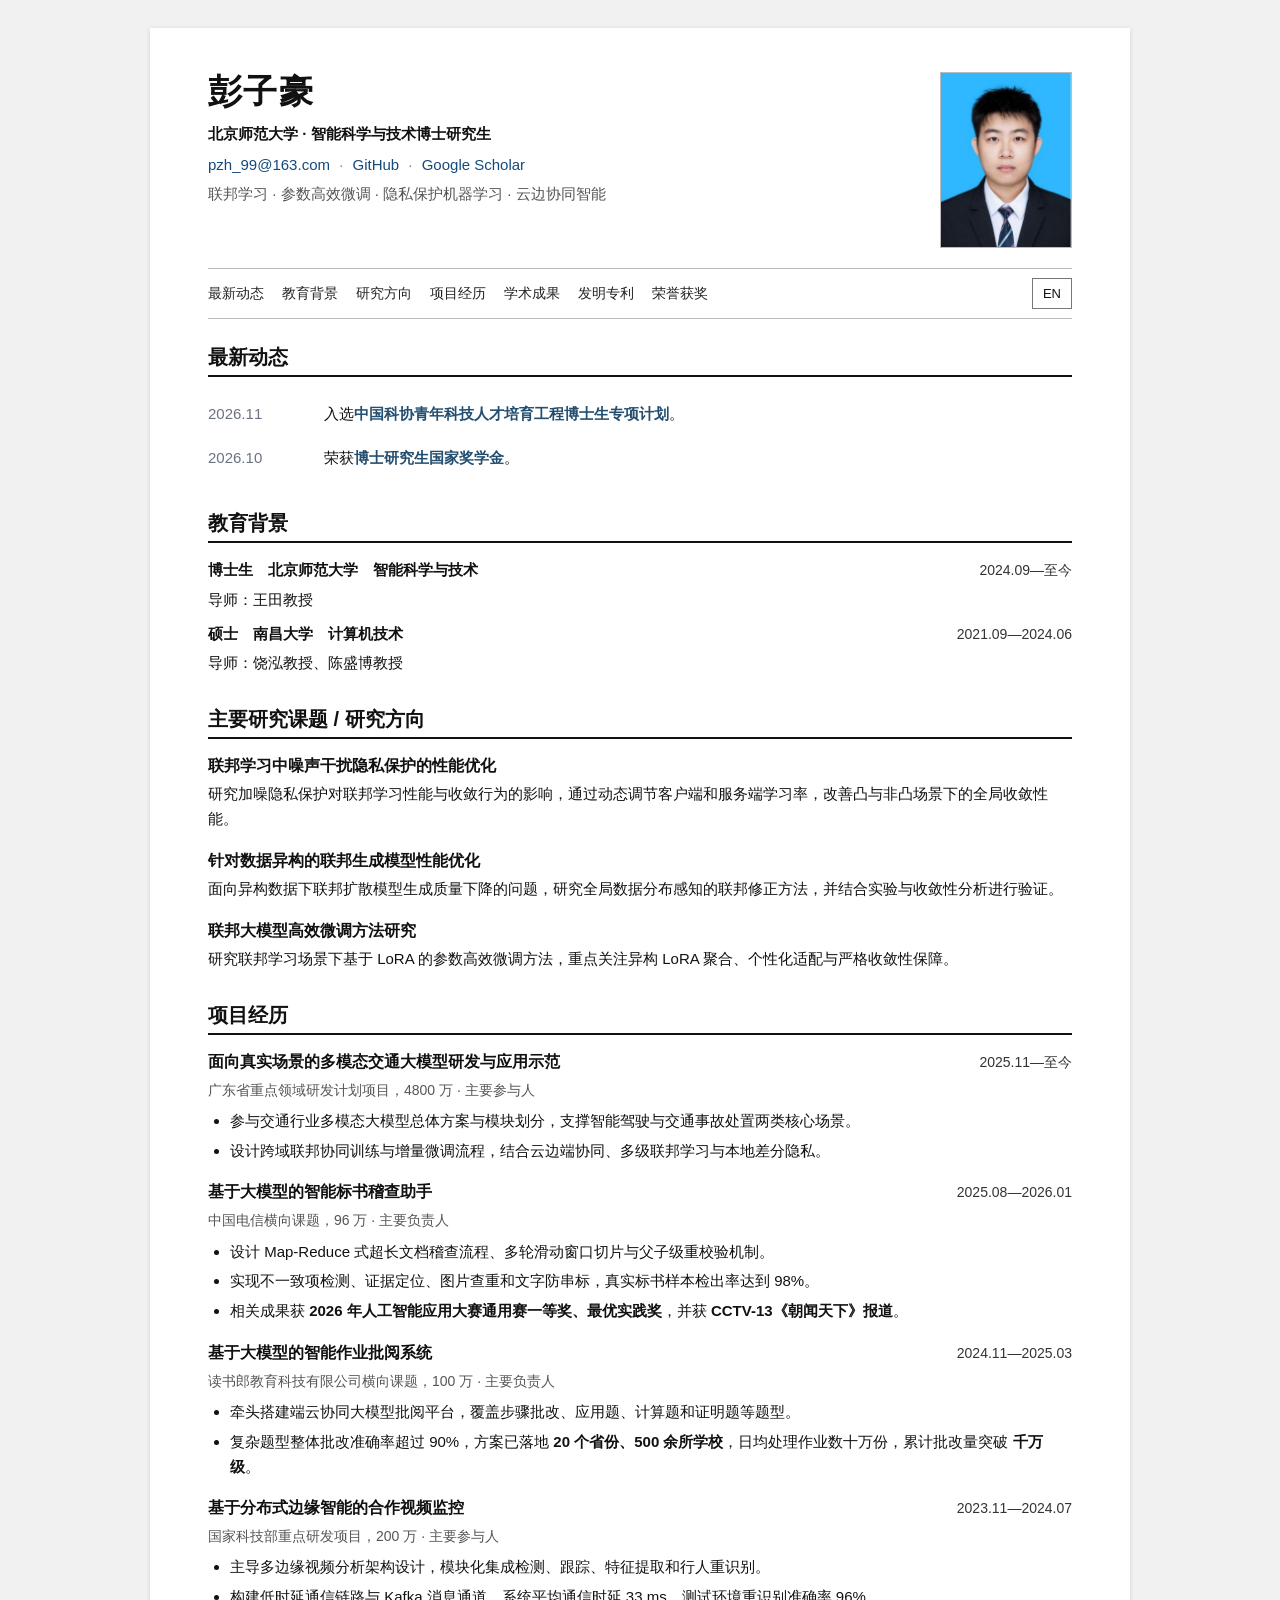
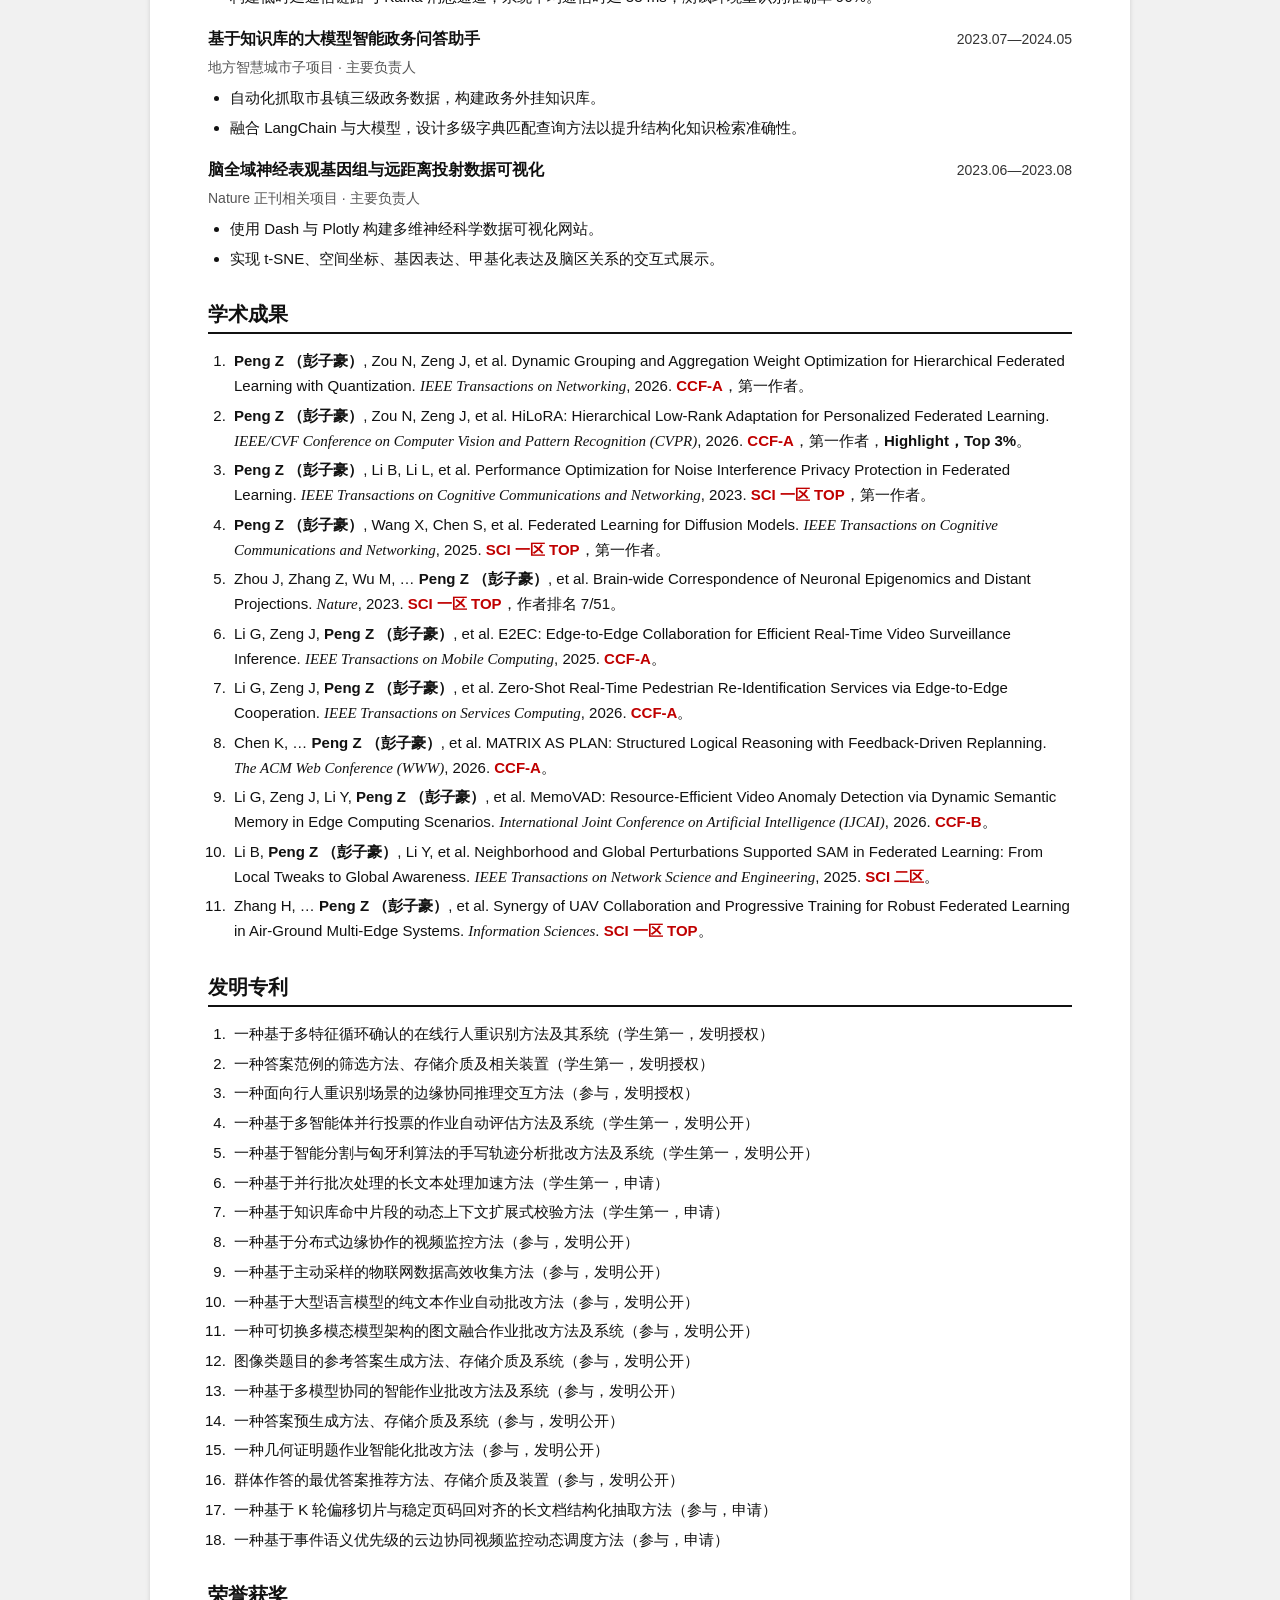
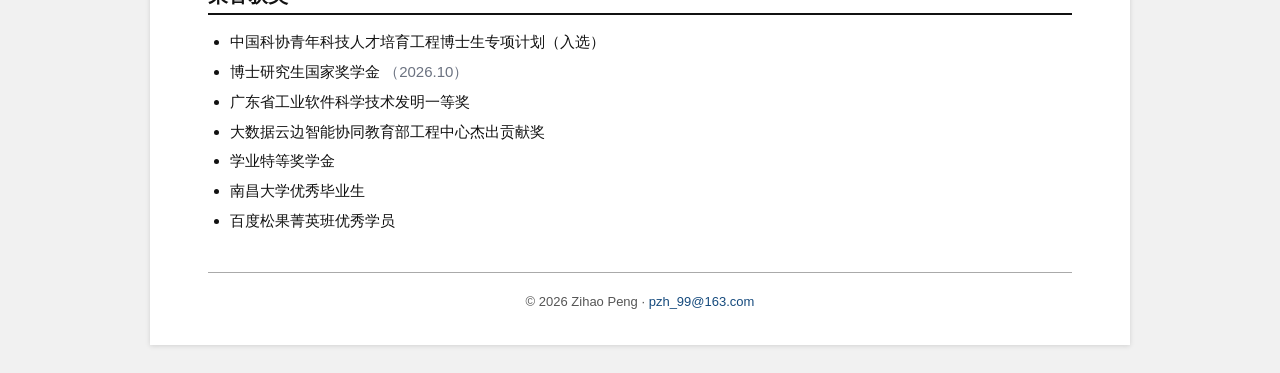
<file: index.html>
<!DOCTYPE html>
<html lang="zh-CN">
<head>
<meta charset="utf-8"/>
<meta content="width=device-width, initial-scale=1" name="viewport"/>
<meta content="彭子豪（Zihao Peng），北京师范大学博士研究生，研究方向包括联邦学习、参数高效微调、隐私保护机器学习与云边协同智能。" name="description"/>
<meta content="Zihao Peng" name="author"/>
<title>彭子豪 | Zihao Peng</title>
<link href="assets/favicon.svg" rel="icon" type="image/svg+xml"/>
<link href="styles.css" rel="stylesheet"/>
<script defer src="script.js"></script>
<!-- News styles are scoped so the existing page design is preserved. -->
<style>
.resume .news-list { list-style: none; margin: 0; padding: 0; }
.resume .news-list > li { display: grid; grid-template-columns: 6.25rem minmax(0, 1fr); gap: .25rem 1rem; align-items: baseline; margin: 0; padding: .55rem 0; line-height: 1.75; }
.resume .news-list time { color: #6b7280; font-variant-numeric: tabular-nums; white-space: nowrap; }
.resume .news-list p { margin: 0; }
.resume .news-list strong { color: #234e70; font-weight: 600; }
.resume .honor-date { color: #6b7280; font-variant-numeric: tabular-nums; white-space: nowrap; }
@media (max-width: 540px) {
  .resume .news-list > li { grid-template-columns: 1fr; gap: .1rem; padding: .65rem 0; }
  .resume .news-list time { font-size: .9em; }
}
@media print { .resume .news-list > li { break-inside: avoid; } }
</style>
</head>
<body>
<main class="resume">
<header class="resume-header" id="top">
<div class="identity">
<h1><span class="zh">彭子豪</span><span class="en">Zihao Peng</span></h1>
<p class="position zh">北京师范大学 · 智能科学与技术博士研究生</p>
<p class="position en">Ph.D. Student in Intelligent Science and Technology, Beijing Normal University</p>
<p class="contact">
<a href="mailto:pzh_99@163.com">pzh_99@163.com</a>
<span>·</span>
<a href="https://github.com/Pluszzh" rel="noreferrer" target="_blank">GitHub</a>
<span>·</span>
<a href="https://scholar.google.com/citations?user=jrS5haIAAAAJ&amp;hl=en" rel="noreferrer" target="_blank">Google Scholar</a>
</p>
<p class="research-line zh">联邦学习 · 参数高效微调 · 隐私保护机器学习 · 云边协同智能</p>
<p class="research-line en">Federated Learning · Parameter-Efficient Fine-Tuning · Privacy-Preserving ML · Edge–Cloud Intelligence</p>
</div>
<img alt="彭子豪证件照" class="portrait" height="176" src="assets/profile.jpg" width="132"/>
</header>
<div aria-label="Page controls" class="toolbar">
<nav>
<a class="zh" href="#news">最新动态</a><a class="en" href="#news-en">News</a>
<a class="zh" href="#education">教育背景</a><a class="en" href="#education-en">Education</a>
<a class="zh" href="#research">研究方向</a><a class="en" href="#research-en">Research</a>
<a class="zh" href="#projects">项目经历</a><a class="en" href="#projects-en">Projects</a>
<a class="zh" href="#publications">学术成果</a><a class="en" href="#publications-en">Publications</a>
<a class="zh" href="#patents">发明专利</a><a class="en" href="#patents-en">Patents</a>
<a class="zh" href="#awards">荣誉获奖</a><a class="en" href="#awards-en">Awards</a>
</nav>
<button aria-label="Switch language" id="lang-toggle" type="button">EN</button>
</div>
<div class="zh">
<section id="news" aria-labelledby="news-title">
<h2 id="news-title">最新动态</h2>
<ul class="news-list">
<!-- CAST news is dated by the homepage update month; replace when the selection month is confirmed. -->
<li><time datetime="2026-11">2026.11</time><p>入选<strong>中国科协青年科技人才培育工程博士生专项计划</strong>。</p></li>
<li><time datetime="2026-10">2026.10</time><p>荣获<strong>博士研究生国家奖学金</strong>。</p></li>
</ul>
</section>
<section id="education">
<h2>教育背景</h2>
<div class="entry compact">
<div class="entry-head"><strong>博士生　北京师范大学　智能科学与技术</strong><span>2024.09—至今</span></div>
<p>导师：王田教授</p>
</div>
<div class="entry compact">
<div class="entry-head"><strong>硕士　南昌大学　计算机技术</strong><span>2021.09—2024.06</span></div>
<p>导师：饶泓教授、陈盛博教授</p>
</div>
</section>
<section id="research">
<h2>主要研究课题 / 研究方向</h2>
<div class="entry">
<h3>联邦学习中噪声干扰隐私保护的性能优化</h3>
<p>研究加噪隐私保护对联邦学习性能与收敛行为的影响，通过动态调节客户端和服务端学习率，改善凸与非凸场景下的全局收敛性能。</p>
</div>
<div class="entry">
<h3>针对数据异构的联邦生成模型性能优化</h3>
<p>面向异构数据下联邦扩散模型生成质量下降的问题，研究全局数据分布感知的联邦修正方法，并结合实验与收敛性分析进行验证。</p>
</div>
<div class="entry">
<h3>联邦大模型高效微调方法研究</h3>
<p>研究联邦学习场景下基于 LoRA 的参数高效微调方法，重点关注异构 LoRA 聚合、个性化适配与严格收敛性保障。</p>
</div>
</section>
<section id="projects">
<h2>项目经历</h2>
<article class="entry">
<div class="entry-head"><h3>面向真实场景的多模态交通大模型研发与应用示范</h3><span>2025.11—至今</span></div>
<p class="meta">广东省重点领域研发计划项目，4800 万 · 主要参与人</p>
<ul>
<li>参与交通行业多模态大模型总体方案与模块划分，支撑智能驾驶与交通事故处置两类核心场景。</li>
<li>设计跨域联邦协同训练与增量微调流程，结合云边端协同、多级联邦学习与本地差分隐私。</li>
</ul>
</article>
<article class="entry">
<div class="entry-head"><h3>基于大模型的智能标书稽查助手</h3><span>2025.08—2026.01</span></div>
<p class="meta">中国电信横向课题，96 万 · 主要负责人</p>
<ul>
<li>设计 Map-Reduce 式超长文档稽查流程、多轮滑动窗口切片与父子级重校验机制。</li>
<li>实现不一致项检测、证据定位、图片查重和文字防串标，真实标书样本检出率达到 98%。</li>
<li>相关成果获 <strong>2026 年人工智能应用大赛通用赛一等奖、最优实践奖</strong>，并获 <strong>CCTV-13《朝闻天下》报道</strong>。</li>
</ul>
</article>
<article class="entry">
<div class="entry-head"><h3>基于大模型的智能作业批阅系统</h3><span>2024.11—2025.03</span></div>
<p class="meta">读书郎教育科技有限公司横向课题，100 万 · 主要负责人</p>
<ul>
<li>牵头搭建端云协同大模型批阅平台，覆盖步骤批改、应用题、计算题和证明题等题型。</li>
<li>复杂题型整体批改准确率超过 90%，方案已落地 <strong>20 个省份、500 余所学校</strong>，日均处理作业数十万份，累计批改量突破 <strong>千万级</strong>。</li>
</ul>
</article>
<article class="entry">
<div class="entry-head"><h3>基于分布式边缘智能的合作视频监控</h3><span>2023.11—2024.07</span></div>
<p class="meta">国家科技部重点研发项目，200 万 · 主要参与人</p>
<ul>
<li>主导多边缘视频分析架构设计，模块化集成检测、跟踪、特征提取和行人重识别。</li>
<li>构建低时延通信链路与 Kafka 消息通道，系统平均通信时延 33 ms，测试环境重识别准确率 96%。</li>
</ul>
</article>
<article class="entry">
<div class="entry-head"><h3>基于知识库的大模型智能政务问答助手</h3><span>2023.07—2024.05</span></div>
<p class="meta">地方智慧城市子项目 · 主要负责人</p>
<ul>
<li>自动化抓取市县镇三级政务数据，构建政务外挂知识库。</li>
<li>融合 LangChain 与大模型，设计多级字典匹配查询方法以提升结构化知识检索准确性。</li>
</ul>
</article>
<article class="entry">
<div class="entry-head"><h3>脑全域神经表观基因组与远距离投射数据可视化</h3><span>2023.06—2023.08</span></div>
<p class="meta">Nature 正刊相关项目 · 主要负责人</p>
<ul>
<li>使用 Dash 与 Plotly 构建多维神经科学数据可视化网站。</li>
<li>实现 t-SNE、空间坐标、基因表达、甲基化表达及脑区关系的交互式展示。</li>
</ul>
</article>
</section>
<section id="publications">
<h2>学术成果</h2>
<ol class="publication-list">
<li><strong class="self-author">Peng Z <span class="author-cn">（彭子豪）</span></strong>, Zou N, Zeng J, et al. Dynamic Grouping and Aggregation Weight Optimization for Hierarchical Federated Learning with Quantization. <em>IEEE Transactions on Networking</em>, 2026. <span class="rank">CCF-A</span>，第一作者。</li>
<li><strong class="self-author">Peng Z <span class="author-cn">（彭子豪）</span></strong>, Zou N, Zeng J, et al. HiLoRA: Hierarchical Low-Rank Adaptation for Personalized Federated Learning. <em>IEEE/CVF Conference on Computer Vision and Pattern Recognition (CVPR)</em>, 2026. <span class="rank">CCF-A</span>，第一作者，<strong>Highlight，Top 3%</strong>。</li>
<li><strong class="self-author">Peng Z <span class="author-cn">（彭子豪）</span></strong>, Li B, Li L, et al. Performance Optimization for Noise Interference Privacy Protection in Federated Learning. <em>IEEE Transactions on Cognitive Communications and Networking</em>, 2023. <span class="rank">SCI 一区 TOP</span>，第一作者。</li>
<li><strong class="self-author">Peng Z <span class="author-cn">（彭子豪）</span></strong>, Wang X, Chen S, et al. Federated Learning for Diffusion Models. <em>IEEE Transactions on Cognitive Communications and Networking</em>, 2025. <span class="rank">SCI 一区 TOP</span>，第一作者。</li>
<li>Zhou J, Zhang Z, Wu M, … <strong class="self-author">Peng Z <span class="author-cn">（彭子豪）</span></strong>, et al. Brain-wide Correspondence of Neuronal Epigenomics and Distant Projections. <em>Nature</em>, 2023. <span class="rank">SCI 一区 TOP</span>，作者排名 7/51。</li>
<li>Li G, Zeng J, <strong class="self-author">Peng Z <span class="author-cn">（彭子豪）</span></strong>, et al. E2EC: Edge-to-Edge Collaboration for Efficient Real-Time Video Surveillance Inference. <em>IEEE Transactions on Mobile Computing</em>, 2025. <span class="rank">CCF-A</span>。</li>
<li>Li G, Zeng J, <strong class="self-author">Peng Z <span class="author-cn">（彭子豪）</span></strong>, et al. Zero-Shot Real-Time Pedestrian Re-Identification Services via Edge-to-Edge Cooperation. <em>IEEE Transactions on Services Computing</em>, 2026. <span class="rank">CCF-A</span>。</li>
<li>Chen K, … <strong class="self-author">Peng Z <span class="author-cn">（彭子豪）</span></strong>, et al. MATRIX AS PLAN: Structured Logical Reasoning with Feedback-Driven Replanning. <em>The ACM Web Conference (WWW)</em>, 2026. <span class="rank">CCF-A</span>。</li>
<li>Li G, Zeng J, Li Y, <strong class="self-author">Peng Z <span class="author-cn">（彭子豪）</span></strong>, et al. MemoVAD: Resource-Efficient Video Anomaly Detection via Dynamic Semantic Memory in Edge Computing Scenarios. <em>International Joint Conference on Artificial Intelligence (IJCAI)</em>, 2026. <span class="rank">CCF-B</span>。</li>
<li>Li B, <strong class="self-author">Peng Z <span class="author-cn">（彭子豪）</span></strong>, Li Y, et al. Neighborhood and Global Perturbations Supported SAM in Federated Learning: From Local Tweaks to Global Awareness. <em>IEEE Transactions on Network Science and Engineering</em>, 2025. <span class="rank">SCI 二区</span>。</li>
<li>Zhang H, … <strong class="self-author">Peng Z <span class="author-cn">（彭子豪）</span></strong>, et al. Synergy of UAV Collaboration and Progressive Training for Robust Federated Learning in Air-Ground Multi-Edge Systems. <em>Information Sciences</em>. <span class="rank">SCI 一区 TOP</span>。</li>
</ol>
</section>
<section id="patents">
<h2>发明专利</h2>
<ol class="patent-list">
<li>一种基于多特征循环确认的在线行人重识别方法及其系统（学生第一，发明授权）</li>
<li>一种答案范例的筛选方法、存储介质及相关装置（学生第一，发明授权）</li>
<li>一种面向行人重识别场景的边缘协同推理交互方法（参与，发明授权）</li>
<li>一种基于多智能体并行投票的作业自动评估方法及系统（学生第一，发明公开）</li>
<li>一种基于智能分割与匈牙利算法的手写轨迹分析批改方法及系统（学生第一，发明公开）</li>
<li>一种基于并行批次处理的长文本处理加速方法（学生第一，申请）</li>
<li>一种基于知识库命中片段的动态上下文扩展式校验方法（学生第一，申请）</li>
<li>一种基于分布式边缘协作的视频监控方法（参与，发明公开）</li>
<li>一种基于主动采样的物联网数据高效收集方法（参与，发明公开）</li>
<li>一种基于大型语言模型的纯文本作业自动批改方法（参与，发明公开）</li>
<li>一种可切换多模态模型架构的图文融合作业批改方法及系统（参与，发明公开）</li>
<li>图像类题目的参考答案生成方法、存储介质及系统（参与，发明公开）</li>
<li>一种基于多模型协同的智能作业批改方法及系统（参与，发明公开）</li>
<li>一种答案预生成方法、存储介质及系统（参与，发明公开）</li>
<li>一种几何证明题作业智能化批改方法（参与，发明公开）</li>
<li>群体作答的最优答案推荐方法、存储介质及装置（参与，发明公开）</li>
<li>一种基于 K 轮偏移切片与稳定页码回对齐的长文档结构化抽取方法（参与，申请）</li>
<li>一种基于事件语义优先级的云边协同视频监控动态调度方法（参与，申请）</li>
</ol>
</section>
<section id="awards">
<h2>荣誉获奖</h2>
<ul>
<li>中国科协青年科技人才培育工程博士生专项计划（入选）</li>
<li>博士研究生国家奖学金 <time class="honor-date" datetime="2026-10">（2026.10）</time></li>
<li>广东省工业软件科学技术发明一等奖</li>
<li>大数据云边智能协同教育部工程中心杰出贡献奖</li>
<li>学业特等奖学金</li>
<li>南昌大学优秀毕业生</li>
<li>百度松果菁英班优秀学员</li>
</ul>
</section>
</div>
<div class="en">
<section id="news-en" aria-labelledby="news-title-en">
<h2 id="news-title-en">News</h2>
<ul class="news-list">
<!-- English rendering of the Chinese program title; not an official English title. -->
<li><time datetime="2026-11">Nov. 2026</time><p>Selected for the <strong>China Association for Science and Technology (CAST) Young Scientific Talent Development Program — Doctoral Student Track</strong>.</p></li>
<li><time datetime="2026-10">Oct. 2026</time><p>Received the <strong>National Scholarship for Doctoral Students</strong>.</p></li>
</ul>
</section>
<section id="education-en">
<h2>Education</h2>
<div class="entry compact">
<div class="entry-head"><strong>Ph.D. Student, Intelligent Science and Technology, Beijing Normal University</strong><span>Sep. 2024—Present</span></div>
<p>Advisor: Prof. Tian Wang</p>
</div>
<div class="entry compact">
<div class="entry-head"><strong>M.Eng. in Computer Technology, Nanchang University</strong><span>Sep. 2021—Jun. 2024</span></div>
<p>Advisors: Prof. Hong Rao and Prof. Shengbo Chen</p>
</div>
</section>
<section id="research-en">
<h2>Research Interests</h2>
<div class="entry">
<h3>Federated Learning with Privacy Noise</h3>
<p>Optimization and convergence analysis for federated learning under noisy privacy protection, with dynamically coordinated client and server learning rates.</p>
</div>
<div class="entry">
<h3>Federated Generative Models under Data Heterogeneity</h3>
<p>Distribution-aware correction methods for federated diffusion models, supported by empirical evaluation and convergence guarantees.</p>
</div>
<div class="entry">
<h3>Parameter-Efficient Federated Foundation Models</h3>
<p>LoRA-based efficient adaptation, heterogeneous low-rank aggregation, personalization, and theoretical guarantees in federated settings.</p>
</div>
</section>
<section id="projects-en">
<h2>Projects</h2>
<article class="entry">
<div class="entry-head"><h3>Multimodal Transportation Foundation Models for Real-World Applications</h3><span>Nov. 2025—Present</span></div>
<p class="meta">Guangdong Key-Area R&amp;D Program, CNY 48M · Core Participant</p>
<ul>
<li>Contributed to the architecture and module design for intelligent driving and traffic-incident response.</li>
<li>Designed cross-domain federated training and incremental fine-tuning with cloud–edge–device collaboration and local differential privacy.</li>
</ul>
</article>
<article class="entry">
<div class="entry-head"><h3>LLM-Based Intelligent Tender Document Audit</h3><span>Aug. 2025—Jan. 2026</span></div>
<p class="meta">China Telecom Industry Project, CNY 0.96M · Project Lead</p>
<ul>
<li>Designed a Map-Reduce audit pipeline for long documents with multi-round sliding windows and hierarchical re-verification.</li>
<li>Implemented inconsistency detection, evidence localization, image deduplication, and collusion-risk screening, reaching 98% recall on real tender documents.</li>
<li>Related outcomes received the <strong>First Prize in the General Track and the Best Practice Award at the 2026 Artificial Intelligence Application Competition</strong>, and were featured by <strong>CCTV-13's <em>Morning News</em></strong>.</li>
</ul>
</article>
<article class="entry">
<div class="entry-head"><h3>LLM-Based Intelligent Homework Grading</h3><span>Nov. 2024—Mar. 2025</span></div>
<p class="meta">Readboy Education Industry Project, CNY 1M · Project Lead</p>
<ul>
<li>Led an edge–cloud grading platform covering step-aware scoring, word problems, calculations, and proofs.</li>
<li>Achieved over 90% accuracy on complex question types; deployed across <strong>20 provinces and 500+ schools</strong>, processing hundreds of thousands of assignments daily and over <strong>10 million</strong> cumulatively.</li>
</ul>
</article>
<article class="entry">
<div class="entry-head"><h3>Distributed Edge-Intelligence Video Surveillance</h3><span>Nov. 2023—Jul. 2024</span></div>
<p class="meta">National Key R&amp;D Project, CNY 2M · Core Participant</p>
<ul>
<li>Led the design of a modular multi-edge video analytics architecture integrating detection, tracking, feature extraction, and re-identification.</li>
<li>Built low-latency communication and Kafka data channels, achieving 33 ms average communication latency and 96% re-identification accuracy in the test environment.</li>
</ul>
</article>
<article class="entry">
<div class="entry-head"><h3>Knowledge-Base-Augmented Government Question Answering</h3><span>Jul. 2023—May 2024</span></div>
<p class="meta">Smart-City Subproject · Project Lead</p>
<ul>
<li>Automated the collection of municipal, county, and township government data and constructed an external knowledge base.</li>
<li>Integrated LangChain with large language models and designed a multi-level dictionary matching method for structured retrieval.</li>
</ul>
</article>
<article class="entry">
<div class="entry-head"><h3>Visualization of Brain-Wide Epigenomics and Long-Distance Projections</h3><span>Jun. 2023—Aug. 2023</span></div>
<p class="meta">Nature Research Project · Project Lead</p>
<ul>
<li>Built a Dash and Plotly website for multidimensional neuroscience data.</li>
<li>Visualized t-SNE embeddings, spatial coordinates, gene and methylation expression, and brain-region relationships.</li>
</ul>
</article>
</section>
<section id="publications-en">
<h2>Publications</h2>
<ol class="publication-list">
<li><strong class="self-author">Peng Z <span class="author-cn">(彭子豪)</span></strong>, Zou N, Zeng J, et al. Dynamic Grouping and Aggregation Weight Optimization for Hierarchical Federated Learning with Quantization. <em>IEEE Transactions on Networking</em>, 2026. <span class="rank">CCF-A</span>. First author.</li>
<li><strong class="self-author">Peng Z <span class="author-cn">(彭子豪)</span></strong>, Zou N, Zeng J, et al. HiLoRA: Hierarchical Low-Rank Adaptation for Personalized Federated Learning. <em>IEEE/CVF Conference on Computer Vision and Pattern Recognition (CVPR)</em>, 2026. <span class="rank">CCF-A</span>. First author, <strong>Highlight, Top 3%</strong>.</li>
<li><strong class="self-author">Peng Z <span class="author-cn">(彭子豪)</span></strong>, Li B, Li L, et al. Performance Optimization for Noise Interference Privacy Protection in Federated Learning. <em>IEEE Transactions on Cognitive Communications and Networking</em>, 2023. <span class="rank">SCI Q1 TOP</span>. First author.</li>
<li><strong class="self-author">Peng Z <span class="author-cn">(彭子豪)</span></strong>, Wang X, Chen S, et al. Federated Learning for Diffusion Models. <em>IEEE Transactions on Cognitive Communications and Networking</em>, 2025. <span class="rank">SCI Q1 TOP</span>. First author.</li>
<li>Zhou J, Zhang Z, Wu M, … <strong class="self-author">Peng Z <span class="author-cn">(彭子豪)</span></strong>, et al. Brain-wide Correspondence of Neuronal Epigenomics and Distant Projections. <em>Nature</em>, 2023. <span class="rank">SCI Q1 TOP</span>. Author 7/51.</li>
<li>Li G, Zeng J, <strong class="self-author">Peng Z <span class="author-cn">(彭子豪)</span></strong>, et al. E2EC: Edge-to-Edge Collaboration for Efficient Real-Time Video Surveillance Inference. <em>IEEE Transactions on Mobile Computing</em>, 2025. <span class="rank">CCF-A</span>.</li>
<li>Li G, Zeng J, <strong class="self-author">Peng Z <span class="author-cn">(彭子豪)</span></strong>, et al. Zero-Shot Real-Time Pedestrian Re-Identification Services via Edge-to-Edge Cooperation. <em>IEEE Transactions on Services Computing</em>, 2026. <span class="rank">CCF-A</span>.</li>
<li>Chen K, … <strong class="self-author">Peng Z <span class="author-cn">(彭子豪)</span></strong>, et al. MATRIX AS PLAN: Structured Logical Reasoning with Feedback-Driven Replanning. <em>The ACM Web Conference (WWW)</em>, 2026. <span class="rank">CCF-A</span>.</li>
<li>Li G, Zeng J, Li Y, <strong class="self-author">Peng Z <span class="author-cn">(彭子豪)</span></strong>, et al. MemoVAD: Resource-Efficient Video Anomaly Detection via Dynamic Semantic Memory in Edge Computing Scenarios. <em>International Joint Conference on Artificial Intelligence (IJCAI)</em>, 2026. <span class="rank">CCF-B</span>.</li>
<li>Li B, <strong class="self-author">Peng Z <span class="author-cn">(彭子豪)</span></strong>, Li Y, et al. Neighborhood and Global Perturbations Supported SAM in Federated Learning: From Local Tweaks to Global Awareness. <em>IEEE Transactions on Network Science and Engineering</em>, 2025. <span class="rank">SCI Q2</span>.</li>
<li>Zhang H, … <strong class="self-author">Peng Z <span class="author-cn">(彭子豪)</span></strong>, et al. Synergy of UAV Collaboration and Progressive Training for Robust Federated Learning in Air-Ground Multi-Edge Systems. <em>Information Sciences</em>. <span class="rank">SCI Q1 TOP</span>.</li>
</ol>
</section>
<section id="patents-en">
<h2>Patents</h2>
<p>18 invention patent applications, including granted patents in online pedestrian re-identification, answer-example selection, and edge-collaborative inference, as well as applications covering automated grading, long-document processing, knowledge-base verification, and cloud–edge video scheduling.</p>
</section>
<section id="awards-en">
<h2>Awards</h2>
<ul>
<li>Selected for the CAST Young Scientific Talent Development Program — Doctoral Student Track</li>
<li>National Scholarship for Doctoral Students <time class="honor-date" datetime="2026-10">(Oct. 2026)</time></li>
<li>First Prize, Guangdong Industrial Software Science and Technology Invention Award</li>
<li>Outstanding Contribution Award, Engineering Research Center of Cloud–Edge Intelligent Collaboration, Ministry of Education</li>
<li>First-Class Academic Scholarship</li>
<li>Outstanding Graduate, Nanchang University</li>
<li>Outstanding Student, Baidu Songguo Elite Program</li>
</ul>
</section>
</div>
<footer>
<p>© <span id="year"></span> Zihao Peng · <a href="mailto:pzh_99@163.com">pzh_99@163.com</a></p>
</footer>
</main>
</body>
</html>

<!-- trigger GitHub Pages deployment -->
</file>
<file: styles.css>
:root {
  --text: #111;
  --muted: #555;
  --line: #111;
  --paper: #fff;
  --page: #f1f1f1;
  --link: #154a7d;
}

* { box-sizing: border-box; }
html { scroll-behavior: smooth; }
body {
  margin: 0;
  color: var(--text);
  background: var(--page);
  font-family: Arial, "Microsoft YaHei", "Noto Sans CJK SC", sans-serif;
  font-size: 15px;
  line-height: 1.65;
}
a { color: var(--link); text-decoration: none; }
a:hover { text-decoration: underline; }

.resume {
  width: min(980px, calc(100% - 32px));
  margin: 28px auto;
  padding: 44px 58px 28px;
  background: var(--paper);
  box-shadow: 0 1px 5px rgba(0,0,0,.13);
}

.resume-header {
  min-height: 176px;
  display: grid;
  grid-template-columns: 1fr 132px;
  gap: 34px;
  align-items: start;
}
.identity h1 {
  margin: 0 0 9px;
  font-family: Georgia, "Times New Roman", "Songti SC", SimSun, serif;
  font-size: 34px;
  letter-spacing: .04em;
  line-height: 1.2;
}
.position { margin: 0 0 6px; font-weight: 700; }
.contact, .research-line { margin: 5px 0; }
.contact span { margin: 0 5px; color: #888; }
.research-line { color: var(--muted); }
.portrait {
  width: 132px;
  height: 176px;
  object-fit: cover;
  border: 1px solid #bbb;
}

.toolbar {
  margin: 20px 0 25px;
  padding: 9px 0;
  border-top: 1px solid #bbb;
  border-bottom: 1px solid #bbb;
  display: flex;
  justify-content: space-between;
  align-items: center;
  gap: 18px;
}
.toolbar nav { display: flex; flex-wrap: wrap; gap: 8px 18px; }
.toolbar a { color: #222; font-size: 14px; }
.toolbar button {
  flex: 0 0 auto;
  border: 1px solid #777;
  background: #fff;
  color: #111;
  padding: 4px 10px;
  font: inherit;
  font-size: 13px;
  cursor: pointer;
}
.toolbar button:hover { background: #f3f3f3; }

section { margin: 0 0 30px; scroll-margin-top: 12px; }
h2 {
  margin: 0 0 15px;
  padding: 0 0 5px;
  border-bottom: 2px solid var(--line);
  font-size: 20px;
  line-height: 1.3;
}
h3 {
  margin: 0;
  font-size: 16px;
  line-height: 1.45;
}
p { margin: 5px 0; }
ul, ol { margin: 7px 0 0 22px; padding: 0; }
li { margin-bottom: 5px; }

.entry { margin: 0 0 17px; }
.entry.compact { margin-bottom: 9px; }
.entry-head {
  display: flex;
  align-items: baseline;
  justify-content: space-between;
  gap: 20px;
}
.entry-head h3, .entry-head strong { flex: 1; }
.entry-head span {
  flex: 0 0 auto;
  white-space: nowrap;
  color: #333;
  font-size: 14px;
}
.meta { color: var(--muted); font-size: 14px; }
.publication-list li, .patent-list li { padding-left: 4px; }
.publication-list em { font-family: Georgia, "Times New Roman", serif; }

.self-author { font-weight: 700; }
.author-cn { font-weight: 700; white-space: nowrap; }
.rank { color: #c00000; font-weight: 700; white-space: nowrap; }

footer {
  margin-top: 38px;
  padding-top: 13px;
  border-top: 1px solid #aaa;
  color: var(--muted);
  text-align: center;
  font-size: 13px;
}

html:not([data-lang="en"]) .en { display: none !important; }
html[data-lang="en"] .zh { display: none !important; }
html[data-lang="en"] .en { display: block; }
html[data-lang="en"] span.en,
html[data-lang="en"] a.en { display: inline; }
html:not([data-lang="en"]) span.zh,
html:not([data-lang="en"]) a.zh { display: inline; }

@media (max-width: 700px) {
  body { background: #fff; font-size: 14px; }
  .resume {
    width: 100%;
    margin: 0;
    padding: 24px 20px;
    box-shadow: none;
  }
  .resume-header {
    grid-template-columns: 1fr 92px;
    min-height: 123px;
    gap: 16px;
  }
  .portrait { width: 92px; height: 123px; }
  .identity h1 { font-size: 27px; }
  .toolbar { align-items: flex-start; }
  .toolbar nav { gap: 5px 12px; }
  .entry-head { display: block; }
  .entry-head span { display: block; margin-top: 2px; }
}

@media print {
  body { background: #fff; font-size: 10.5pt; }
  .resume { width: 100%; margin: 0; padding: 0; box-shadow: none; }
  .toolbar { display: none; }
  a { color: #111; }
  section { break-inside: auto; }
  .entry { break-inside: avoid; }
}
</file>
